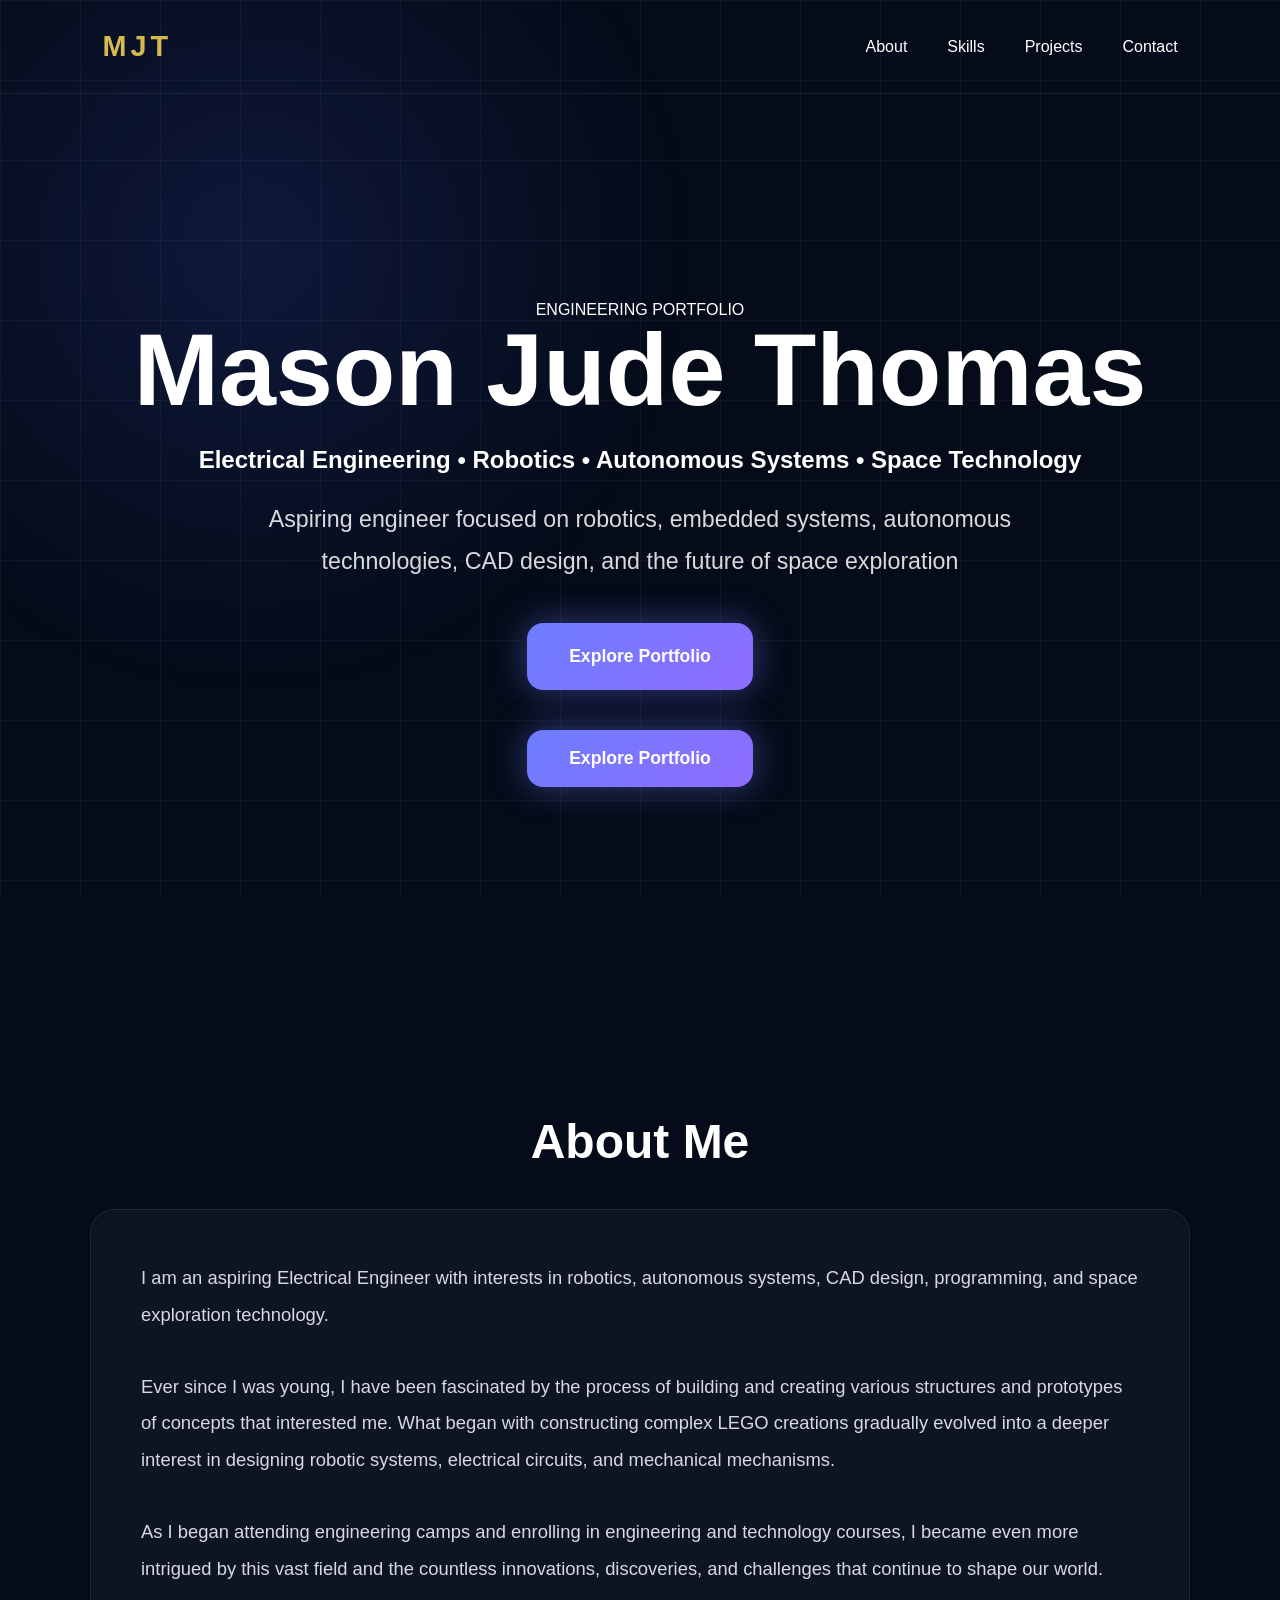
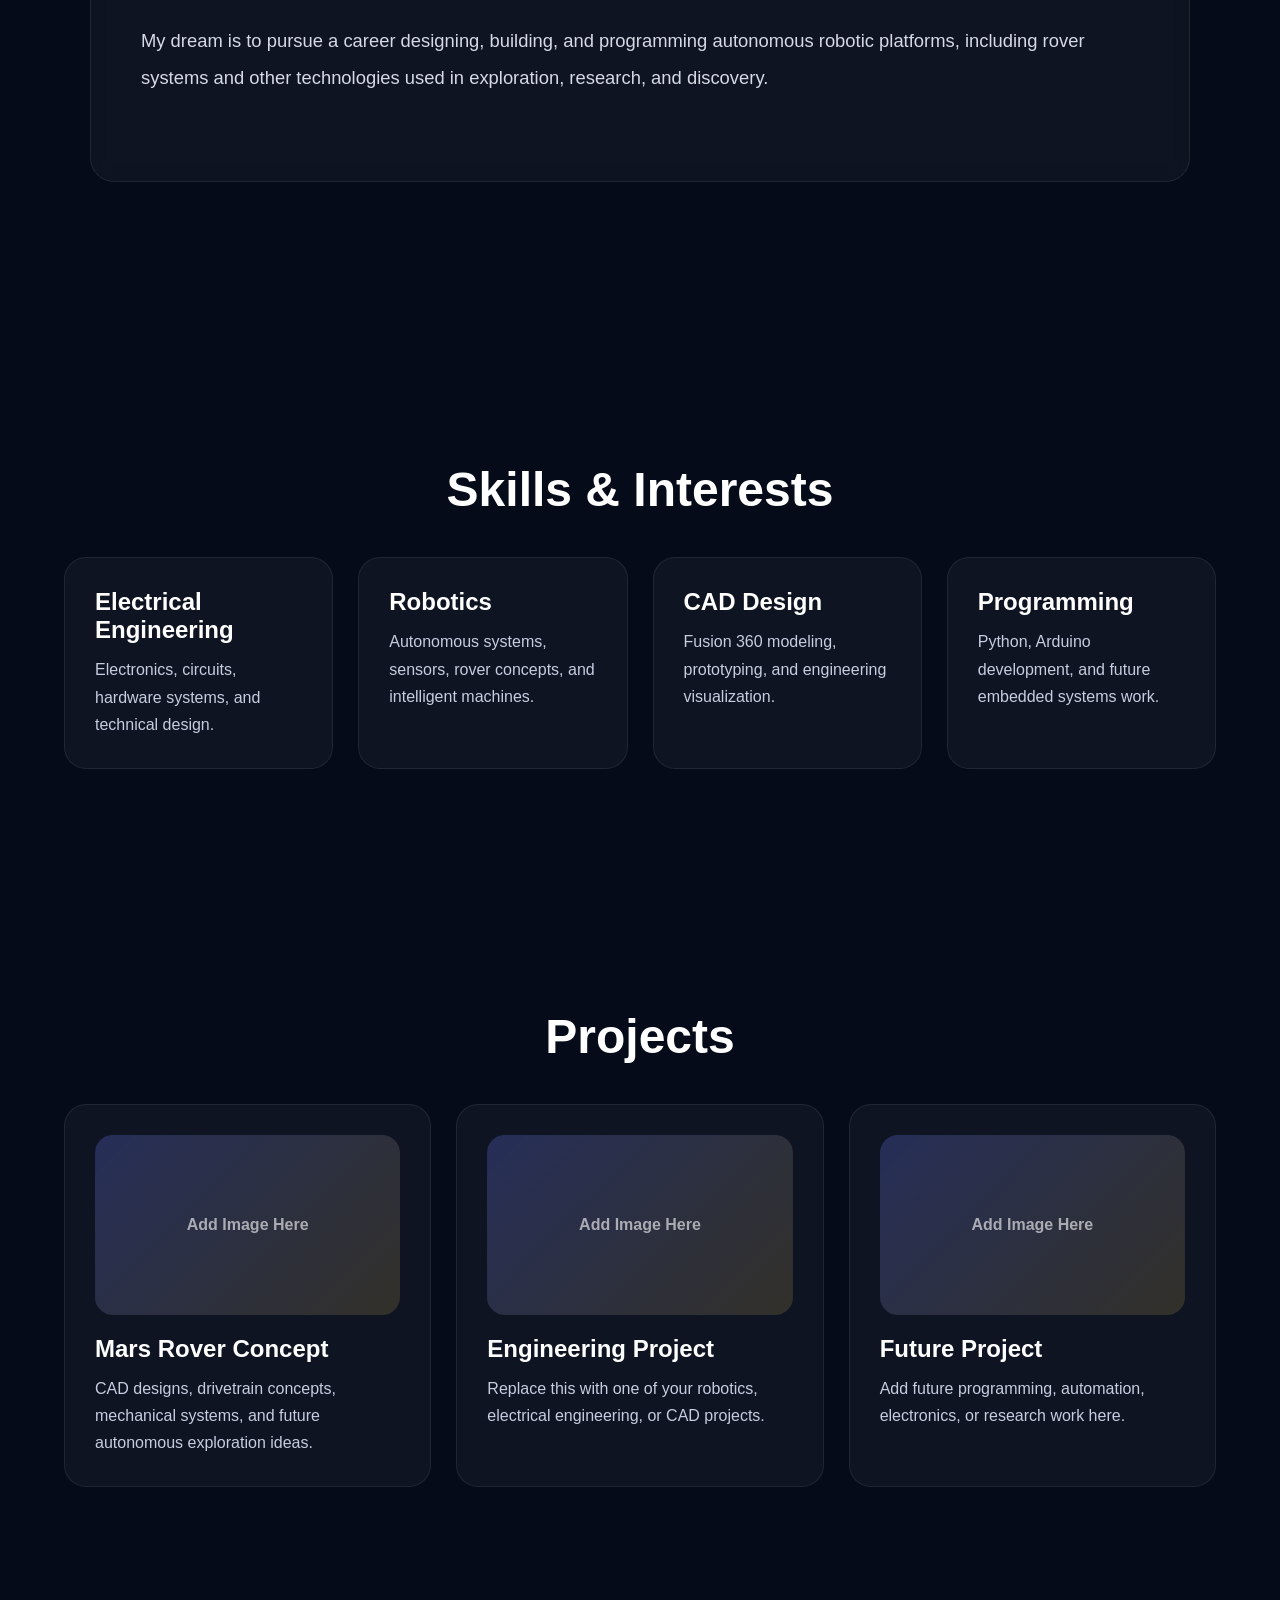
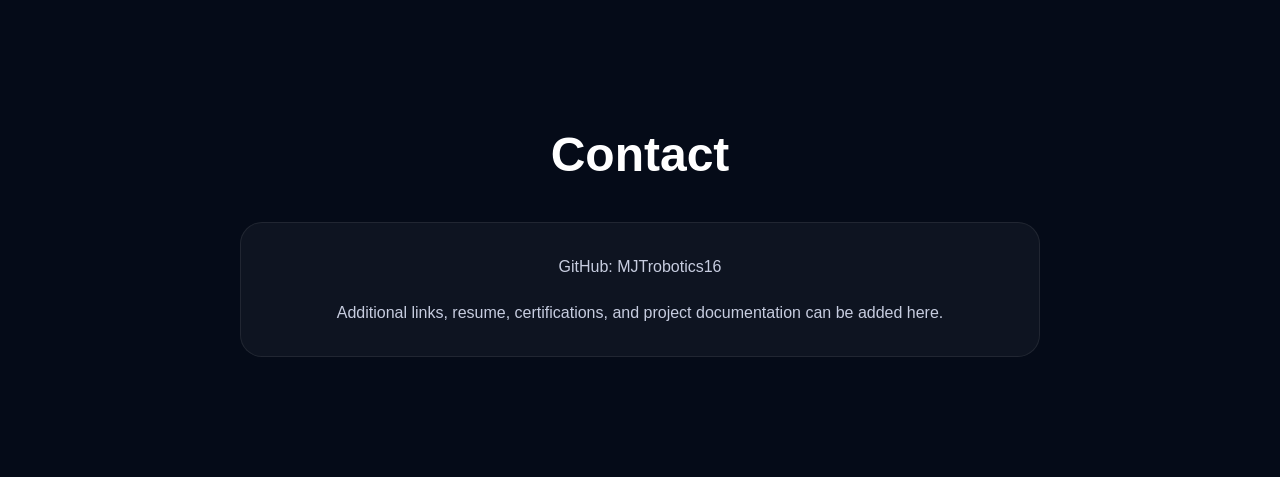
<file: index.html>
<!DOCTYPE html>
<html lang="en">
<head>
    <meta charset="UTF-8">
    <meta name="viewport" content="width=device-width, initial-scale=1.0">
    <title>Mason Jude Thomas | Engineering Portfolio</title>
    <link rel="stylesheet" href="style.css">
</head>

<body>

    <header class="navbar">
        <div class="logo">MJT</div>

        <nav>
            <ul>
                <li><a href="#about">About</a></li>
                <li><a href="#skills">Skills</a></li>
              <li><a href="projects.html">Projects</a></li>
                <li><a href="#contact">Contact</a></li>
            </ul>
        </nav>
    </header>

    <!-- HERO -->

<section class="hero">

    <div class="hero-content">
        <p class="hero-tag">ENGINEERING PORTFOLIO</p>

        <h1>Mason Jude Thomas</h1>

        <h2>
            Electrical Engineering • Robotics • Autonomous Systems • Space Technology
        </h2>

        <p class="hero-description">
            Aspiring engineer focused on robotics, embedded systems,
            autonomous technologies, CAD design, and the future of
            space exploration
         
            <a href="projects.html" class="btn">
    Explore Portfolio
</a>
        </p>

        <a href="#about" class="btn">
            Explore Portfolio
        </a>
    </div>

</section>


    <!-- ABOUT -->

<section id="about" class="section">

    <h2>About Me</h2>

    <div class="card">

        <p>
            I am an aspiring Electrical Engineer with interests in robotics,
            autonomous systems, CAD design, programming, and space exploration technology.
        </p>

        <p>
            Ever since I was young, I have been fascinated by the process of
            building and creating various structures and prototypes of concepts
            that interested me. What began with constructing complex LEGO creations
            gradually evolved into a deeper interest in designing robotic systems,
            electrical circuits, and mechanical mechanisms.
        </p>

        <p>
            As I began attending engineering camps and enrolling in engineering
            and technology courses, I became even more intrigued by this vast field
            and the countless innovations, discoveries, and challenges that continue
            to shape our world.
        </p>

        <p>
            My dream is to pursue a career designing, building, and programming
            autonomous robotic platforms, including rover systems and other
            technologies used in exploration, research, and discovery.
        </p>

    </div>

</section>

       
    </section>

    <!-- SKILLS -->

    <section id="skills" class="section">

        <h2>Skills & Interests</h2>

        <div class="grid">

            <div class="card">
                <h3>Electrical Engineering</h3>
                <p>Electronics, circuits, hardware systems, and technical design.</p>
            </div>

            <div class="card">
                <h3>Robotics</h3>
                <p>Autonomous systems, sensors, rover concepts, and intelligent machines.</p>
            </div>

            <div class="card">
                <h3>CAD Design</h3>
                <p>Fusion 360 modeling, prototyping, and engineering visualization.</p>
            </div>

            <div class="card">
                <h3>Programming</h3>
                <p>Python, Arduino development, and future embedded systems work.</p>
            </div>

        </div>

    </section>

    <!-- PROJECTS -->

    <section id="projects" class="section">

        <h2>Projects</h2>

        <div class="grid">

            <div class="card project-card">

                <div class="project-image">
                    Add Image Here
                </div>

                <h3>Mars Rover Concept</h3>

                <p>
                    CAD designs, drivetrain concepts, mechanical systems,
                    and future autonomous exploration ideas.
                </p>

            </div>

            <div class="card project-card">

                <div class="project-image">
                    Add Image Here
                </div>

                <h3>Engineering Project</h3>

                <p>
                    Replace this with one of your robotics,
                    electrical engineering, or CAD projects.
                </p>

            </div>

            <div class="card project-card">

                <div class="project-image">
                    Add Image Here
                </div>

                <h3>Future Project</h3>

                <p>
                    Add future programming, automation,
                    electronics, or research work here.
                </p>

            </div>

        </div>

    </section>

    <!-- CONTACT -->

    <section id="contact" class="section">

        <h2>Contact</h2>

        <div class="card">

            <p>
                GitHub: MJTrobotics16
            </p>

            <br>

            <p>
                Additional links, resume, certifications,
                and project documentation can be added here.
            </p>

        </div>

    </section>

</body>
</html>
</file>
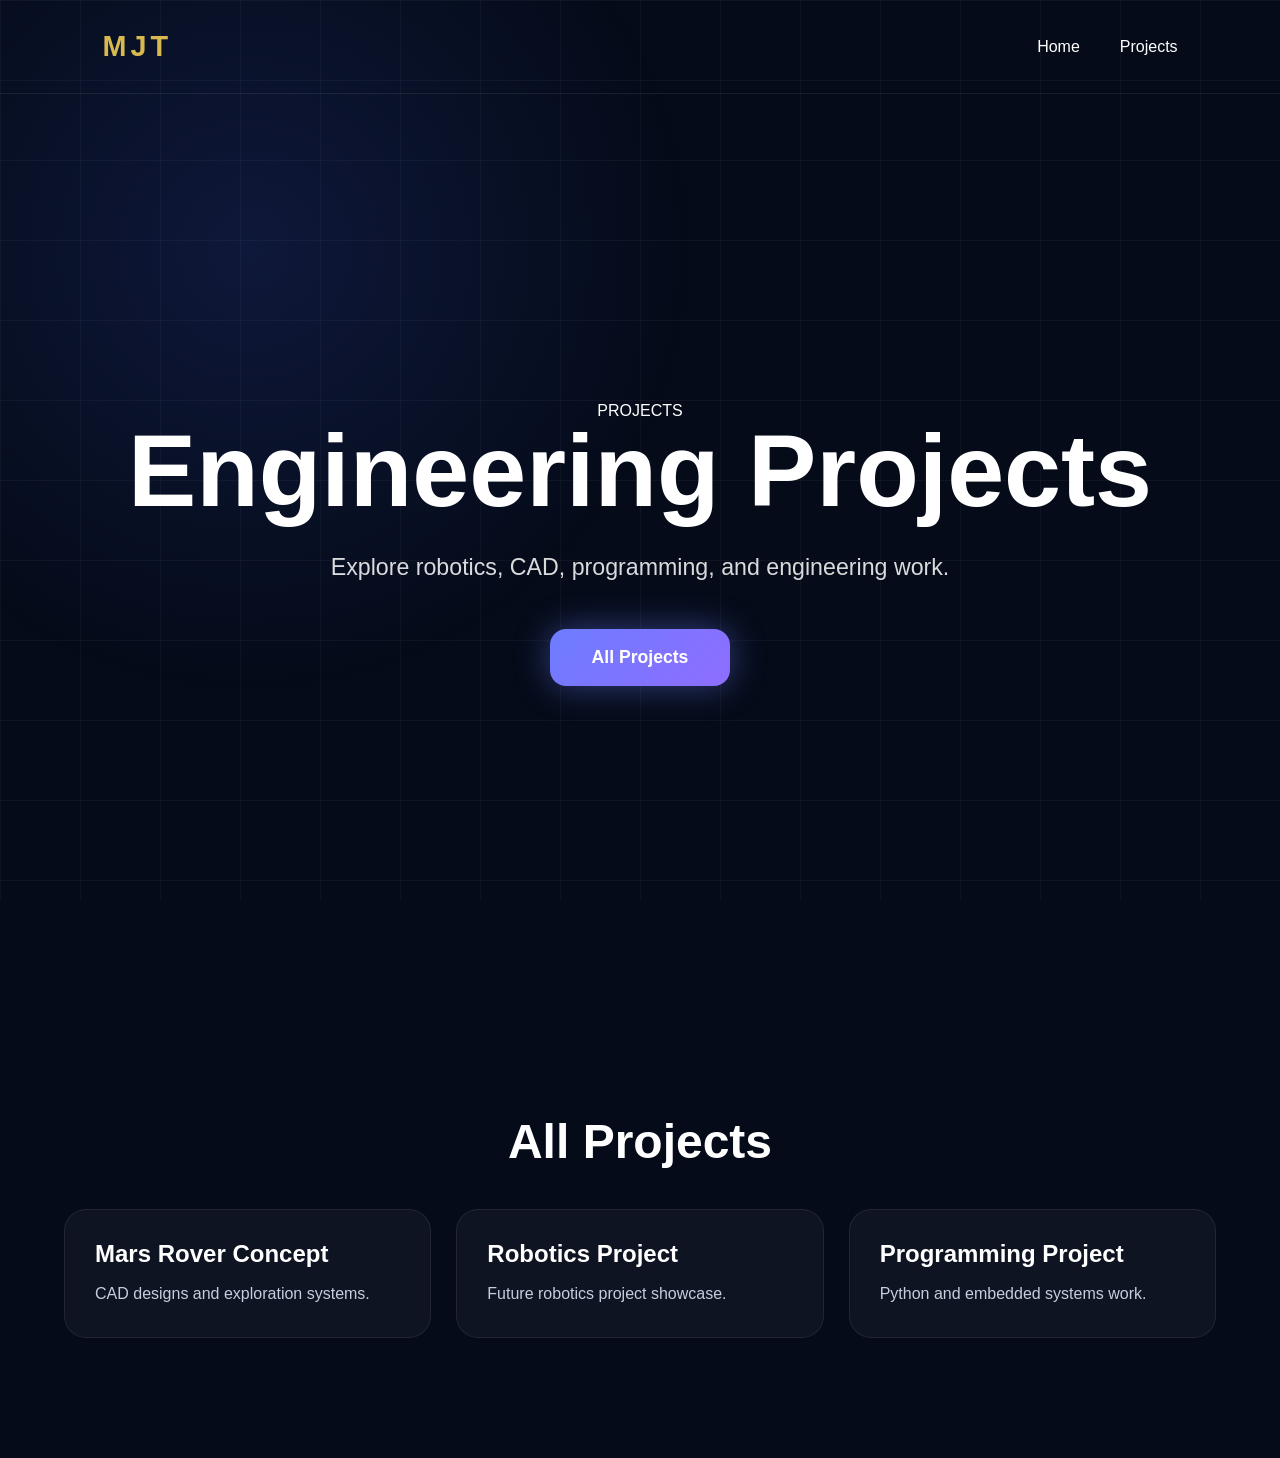
<file: projects.html>
<!DOCTYPE html>
<html lang="en">
<head>
<meta charset="UTF-8">
<meta name="viewport" content="width=device-width, initial-scale=1.0">
<title>Projects | Mason Jude Thomas</title>
<link rel="stylesheet" href="style.css">
</head>

<body>

<header class="navbar">
    <div class="logo">MJT</div>

    <nav>
        <ul>
            <li><a href="index.html">Home</a></li>
            <li><a href="projects.html">Projects</a></li>
        </ul>
    </nav>
</header>

<section class="hero">

    <div class="hero-content">

        <p class="hero-tag">PROJECTS</p>

        <h1>Engineering Projects</h1>

        <p class="hero-description">
            Explore robotics, CAD, programming, and engineering work.
        </p>

        <a href="#all-projects" class="btn">
            All Projects
        </a>

    </div>

</section>

<section id="all-projects" class="section">

    <h2>All Projects</h2>

    <div class="grid">

        <div class="card">
            <h3>Mars Rover Concept</h3>
            <p>CAD designs and exploration systems.</p>
        </div>

        <div class="card">
            <h3>Robotics Project</h3>
            <p>Future robotics project showcase.</p>
        </div>

        <div class="card">
            <h3>Programming Project</h3>
            <p>Python and embedded systems work.</p>
        </div>

    </div>

</section>

</body>
</html>
</file>
<file: style.css>
*{
    margin:0;
    padding:0;
    box-sizing:border-box;
    font-family:Arial, Helvetica, sans-serif;
}

html{
    scroll-behavior:smooth;
}

body{
    background:#050b18;
    color:white;
    overflow-x:hidden;
}

/* Background Grid */
body::before{
    content:"";
    position:fixed;
    inset:0;
    background:
    linear-gradient(rgba(255,255,255,.04) 1px, transparent 1px),
    linear-gradient(90deg, rgba(255,255,255,.04) 1px, transparent 1px);
    background-size:80px 80px;
    z-index:-2;
}

body::after{
    content:"";
    position:fixed;
    width:900px;
    height:900px;
    background:radial-gradient(circle, rgba(70,100,255,.15), transparent 70%);
    top:-200px;
    left:-200px;
    z-index:-1;
}

/* NAVBAR */

.navbar{
    display:flex;
    justify-content:space-between;
    align-items:center;
    padding:30px 8%;
    border-bottom:1px solid rgba(255,255,255,.08);
}

.logo{
    color:#d8b94f;
    font-weight:bold;
    font-size:1.8rem;
    letter-spacing:4px;
}

.navbar ul{
    display:flex;
    gap:40px;
    list-style:none;
}

.navbar a{
    color:white;
    text-decoration:none;
    font-size:1rem;
    transition:.3s;
}

.navbar a:hover{
    color:#d8b94f;
}

/* HERO */

.hero{
    min-height:85vh;
    display:flex;
    flex-direction:column;
    justify-content:center;
    align-items:center;
    text-align:center;
    padding:80px 20px;
}

.hero-small{
    color:#d8b94f;
    letter-spacing:6px;
    margin-bottom:20px;
    text-transform:uppercase;
}

.hero h1{
    font-size:clamp(3rem,8vw,7rem);
    margin-bottom:25px;
    line-height:1;
}

.hero-subtitle{
    font-size:1.7rem;
    color:#cfd6f3;
    margin-bottom:25px;
}

.hero-description{
    max-width:800px;
    margin:25px auto 0 auto;
    text-align:center;
    font-size:1.45rem;
    line-height:1.8;
    color:rgba(255,255,255,.85);
}

.hero-buttons{
    display:flex;
    gap:20px;
    flex-wrap:wrap;
    justify-content:center;
}

.btn{
    padding:16px 35px;
    border-radius:14px;
    text-decoration:none;
    transition:.3s;
    font-weight:bold;
}

.btn-primary{
    background:#5f75ff;
    color:white;
    box-shadow:0 0 25px rgba(95,117,255,.4);
}

.btn-primary:hover{
    transform:translateY(-3px);
}

.btn-secondary{
    border:1px solid rgba(255,255,255,.2);
    color:white;
}

.btn-secondary:hover{
    background:rgba(255,255,255,.08);
}

/* SECTIONS */

.section{
    width:min(1200px,90%);
    margin:auto;
    padding:120px 0;
}

.section h2{
    font-size:3rem;
    margin-bottom:40px;
}

/* ABOUT */

.about-box{
    background:rgba(255,255,255,.04);
    border:1px solid rgba(255,255,255,.08);
    border-radius:25px;
    padding:40px;
    line-height:2;
    color:#d7dbe8;
}

/* CARDS */

.cards{
    display:grid;
    grid-template-columns:repeat(auto-fit,minmax(250px,1fr));
    gap:25px;
}

.card{
    background:rgba(255,255,255,.04);
    border:1px solid rgba(255,255,255,.08);
    border-radius:22px;
    padding:30px;
    transition:.3s;
}

.card:hover{
    transform:translateY(-8px);
    border-color:#5f75ff;
}

.card h3{
    margin-bottom:12px;
    font-size:1.4rem;
}

.card p{
    color:#d7dbe8;
    line-height:1.8;
}

/* PROJECTS */

.project-card{
    background:rgba(255,255,255,.04);
    border:1px solid rgba(255,255,255,.08);
    border-radius:25px;
    padding:35px;
}

.project-image{
    height:250px;
    border-radius:15px;
    margin-bottom:25px;
    background:rgba(255,255,255,.05);
    display:flex;
    justify-content:center;
    align-items:center;
    color:#888;
}

/* FOOTER */

footer{
    text-align:center;
    padding:50px;
    color:#888;
    border-top:1px solid rgba(255,255,255,.08);
}

/* MOBILE */

@media(max-width:768px){

    .navbar{
        flex-direction:column;
        gap:20px;
    }

    .navbar ul{
        flex-wrap:wrap;
        justify-content:center;
        gap:20px;
    }

    .hero{
        min-height:70vh;
    }

    .section{
        padding:80px 0;
    }

    .section h2{
        font-size:2.2rem;
    }
}

/* ABOUT SECTION IMPROVEMENTS */

#about .card{
    max-width: 1100px;
    margin: 40px auto;
    padding: 50px;
    background: rgba(255,255,255,0.04);
    border: 1px solid rgba(255,255,255,0.08);
    border-radius: 24px;
    backdrop-filter: blur(10px);
}

#about p{
    font-size: 1.15rem;
    line-height: 2;
    color: #d6d9e6;
    margin-bottom: 35px;
}

#about h2{
    text-align: center;
    font-size: 3rem;
    margin-bottom: 20px;
}

/* SKILLS SECTION */

.grid{
    display:grid;
    grid-template-columns:repeat(auto-fit,minmax(250px,1fr));
    gap:25px;
    margin-top:40px;
}

.card{
    background:rgba(255,255,255,0.04);
    border:1px solid rgba(255,255,255,0.08);
    border-radius:22px;
    padding:30px;
    transition:.3s;
}

.card:hover{
    transform:translateY(-8px);
    border-color:#6d7dff;
    box-shadow:0 0 30px rgba(109,125,255,.25);
}

.card h3{
    font-size:1.5rem;
    margin-bottom:12px;
    color:white;
}

.card p{
    color:#c7cde0;
    line-height:1.7;
}

/* PROJECT IMAGES */

.project-image{
    height:180px;
    border-radius:18px;
    background:linear-gradient(
        135deg,
        rgba(109,125,255,.25),
        rgba(255,211,90,.15)
    );
    display:flex;
    align-items:center;
    justify-content:center;
    margin-bottom:20px;
    color:#ffffff99;
    font-weight:600;
}

/* SECTION HEADINGS */

.section h2{
    text-align:center;
    font-size:3rem;
    margin-bottom:40px;
}

/* CONTACT */

#contact .card{
    text-align:center;
    max-width:800px;
    margin:auto;
}

.btn{
    display:inline-block;
    margin-top:35px;
    padding:16px 36px;
    background:linear-gradient(135deg,#6d7dff,#8f6dff);
    color:white !important;
    text-decoration:none;
    border-radius:14px;
    font-size:1.1rem;
    font-weight:600;
    box-shadow:0 0 30px rgba(109,125,255,.35);
    transition:.3s;
}

.btn:hover{
    transform:translateY(-3px);
    box-shadow:0 0 45px rgba(109,125,255,.55);
}


/* HERO CENTER FIX */

.hero{
    display:flex;
    justify-content:center;
    align-items:center;
    text-align:center;
    min-height:100vh;
}

.hero-content{
    width:100%;
    max-width:1100px;
    margin:0 auto;
    text-align:center;
}

.hero-description{
    max-width:800px;
    margin:25px auto 0 auto;
    text-align:center;
    line-height:1.8;
}

.hero .btn{
    display:inline-block;
    margin-top:40px;
}


.hero .btn{
    display:inline-block;
    margin-top:40px;
    padding:18px 42px;
    font-size:1.1rem;
    font-weight:700;
    border-radius:16px;
    text-decoration:none;
    background:linear-gradient(135deg,#6d7dff,#8f6dff);
    color:white;
    box-shadow:0 0 35px rgba(109,125,255,.45);
    transition:.3s;
}

.hero .btn:hover{
    transform:translateY(-4px);
    box-shadow:0 0 50px rgba(109,125,255,.7);
}
</file>
